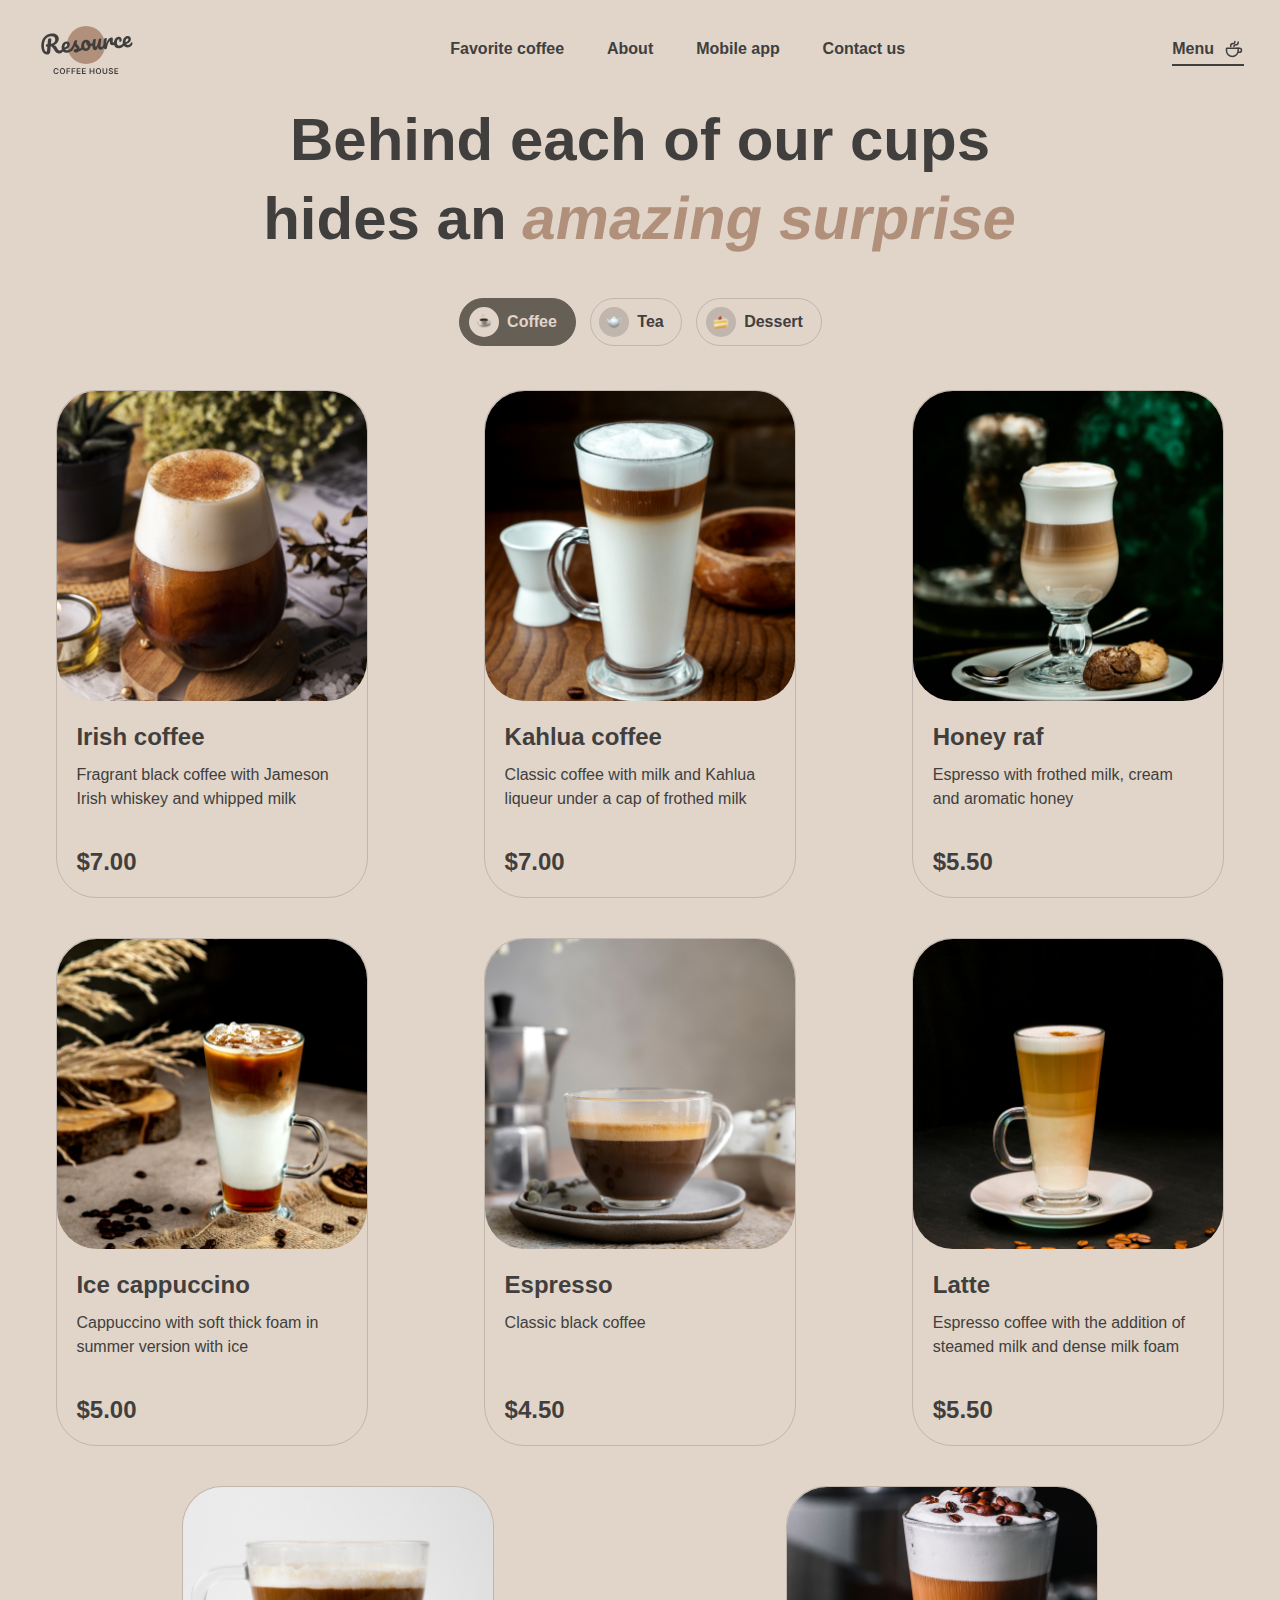
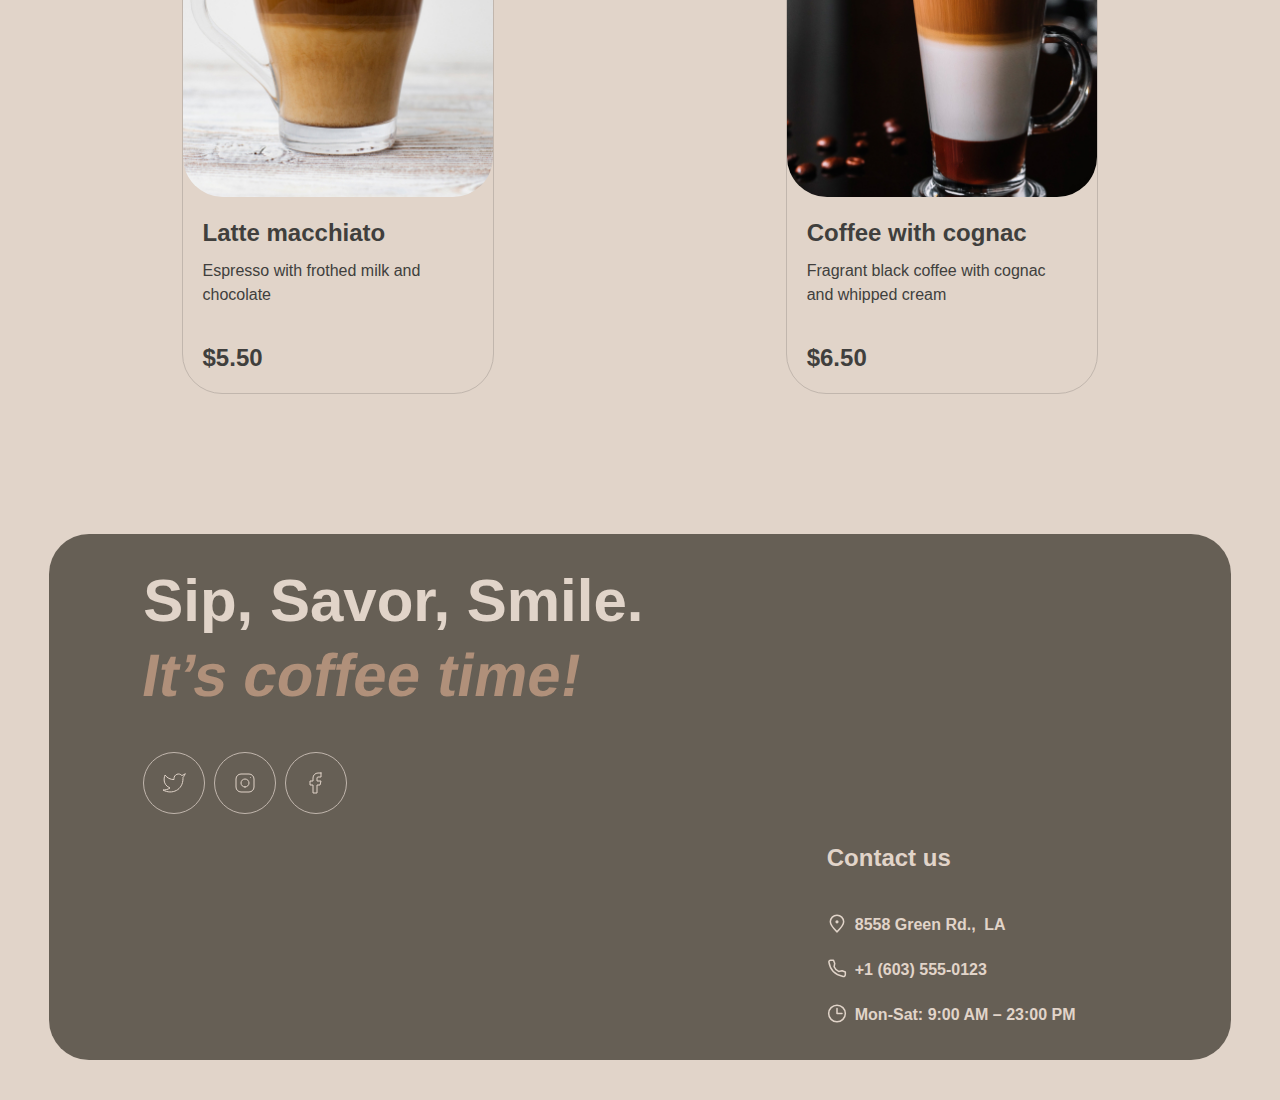
<file: menu/menu.html>
<!DOCTYPE html>
<html lang="en">
<head>
	<meta charset="UTF-8">
	<meta name="viewport" content="width=device-width, initial-scale=1.0">
	<title>Menu - Coffee House</title>
	<link rel="https://fonts.googleapis.com/css2?family=Inter:wght@400;600&display=swap">
	<link rel="stylesheet" href="menu.css">
</head>
<body>
<div class="wrapper">
	<header>
		<a href="../index.html" class="logo"></a>
		<div class="burgermenu_icon">
			<div class="burger_dashes">
				<svg
					xmlns="http://www.w3.org/2000/svg"
					width="18"
					height="2"
					viewBox="0 0 18 2"
					fill="none"
				>
					<path
						d="M1 1H17"
						stroke="#403F3D"
						stroke-width="1.5"
						stroke-linecap="round"
						stroke-linejoin="round"
					/>
				</svg>
				<svg
					xmlns="http://www.w3.org/2000/svg"
					width="18"
					height="2"
					viewBox="0 0 18 2"
					fill="none"
				>
					<path
						d="M1 1H17"
						stroke="#403F3D"
						stroke-width="1.5"
						stroke-linecap="round"
						stroke-linejoin="round"
					/>
				</svg>
			</div>
		</div>
		<div class="navigation">
			<nav>
				<ul>
					<li class="burger_link">
						<a href="../index.html/#favourites">Favorite coffee</a>
					</li>
					<li class="burger_link"><a href="../index.html/#about">About</a></li>
					<li class="burger_link"><a href="../index.html/#apps">Mobile app</a></li>
					<li class="burger_link">
						<a href="#menu_contacts">Contact us</a>
					</li>
				</ul>
			</nav>
			<div class="menu">Menu<span></span></div>
		</div>
	</header>
	<div class="menu_section">
		<h1>
			Behind each of our cups hides an <span>amazing</span>
			<span>surprise</span>
		</h1>
		<div class="menu_selector">
			<div class="selector_coffee selector_option selector_active">
				<div class="selector_icon"></div>
				<p>Coffee</p>
			</div>
			<div class="selector_tea selector_option">
				<div class="selector_icon"></div>
				<p>Tea</p>
			</div>
			<div class="selector_dessert selector_option">
				<div class="selector_icon"></div>
				<p>Dessert</p>
			</div>
		</div>

		<div class="modalBackdrop">
			<div class="modalMenu">
				<div class="modalBlockLeft">
					<div class="modalPhoto"></div>
				</div>
				<div class="modalBlockRight">
					<div class="modalText">
						<h3 class="modalTitle"></h3>
						<p class="modalDescription"></p>
					</div>
					<div class="modalSize modalSelectorBlock">
						<p class="modalSelectorTitle">Size</p>
						<div class="modalSelectorBox">
							<div class="modalSelectorItem" id="modalSizeS">
								<span class="modalSpan"></span>
							</div>
							<div class="modalSelectorItem" id="modalSizeM">
								<span class="modalSpan"></span>
							</div>
							<div class="modalSelectorItem" id="modalSizeL">
								<span class="modalSpan"></span>
							</div>
						</div>
					</div>
					<div class="modalAdditives modalSelectorBlock">
						<p class="modalSelectorTitle">Additives</p>
						<div class="modalSelectorBox">
							<div class="modalSelectorItem" id="modalAdditive1">
								<span class="modalSpan"></span>
							</div>
							<div class="modalSelectorItem" id="modalAdditive2">
								<span class="modalSpan"></span>
							</div>
							<div class="modalSelectorItem" id="modalAdditive3">
								<span class="modalSpan"></span>
							</div>
						</div>
					</div>
					<div class="modalTotal">
						<p>Total:</p>
						<p class="modalTotalPrice">$0.00</p>
					</div>
					<div class="modalAlertBlock">
                <span class="modalAlertSpan">
                  <svg
										width="16"
										height="16"
										viewBox="0 0 16 16"
										fill="none"
										xmlns="http://www.w3.org/2000/svg"
									>
                    <g clip-path="url(#clip0_268_12877)">
                      <path
												d="M8 7.66663V11"
												stroke="#403F3D"
												stroke-linecap="round"
												stroke-linejoin="round"
											/>
                      <path
												d="M8 5.00667L8.00667 4.99926"
												stroke="#403F3D"
												stroke-linecap="round"
												stroke-linejoin="round"
											/>
                      <path
												d="M7.99967 14.6667C11.6816 14.6667 14.6663 11.6819 14.6663 8.00004C14.6663 4.31814 11.6816 1.33337 7.99967 1.33337C4.31778 1.33337 1.33301 4.31814 1.33301 8.00004C1.33301 11.6819 4.31778 14.6667 7.99967 14.6667Z"
												stroke="#403F3D"
												stroke-linecap="round"
												stroke-linejoin="round"
											/>
                    </g>
                    <defs>
                      <clipPath id="clip0_268_12877">
                        <rect width="16" height="16" fill="white"/>
                      </clipPath>
                    </defs>
                  </svg>
                </span>
						<p class="modalAlert">
							The cost is not final. Download our mobile app to see the
							final price and place your order. Earn loyalty points and
							enjoy your favorite coffee with up to 20% discount.
						</p>
					</div>
					<button class="modalCloseBtn">Close</button>
				</div>
			</div>
		</div>

		<div class="menu_gallery">
			<div class="gallery_coffee gallery">
				<div class="option coffee_option" id="coffee1">
					<div class="option_img"></div>
					<div class="option_text">
						<p class="option_title">Irish coffee</p>
						<p class="option_description">
							Fragrant black coffee with Jameson Irish whiskey and whipped
							milk
						</p>
						<p class="option_price">$7.00</p>
					</div>
				</div>
				<div class="option coffee_option" id="coffee2">
					<div class="option_img"></div>
					<div class="option_text">
						<p class="option_title">Kahlua coffee</p>
						<p class="option_description">
							Classic coffee with milk and Kahlua liqueur under a cap of
							frothed milk
						</p>
						<p class="option_price">$7.00</p>
					</div>
				</div>
				<div class="option coffee_option" id="coffee3">
					<div class="option_img"></div>
					<div class="option_text">
						<p class="option_title">Honey raf</p>
						<p class="option_description">
							Espresso with frothed milk, cream and aromatic honey
						</p>
						<p class="option_price">$5.50</p>
					</div>
				</div>
				<div class="option coffee_option" id="coffee4">
					<div class="option_img"></div>
					<div class="option_text">
						<p class="option_title">Ice cappuccino</p>
						<p class="option_description">
							Cappuccino with soft thick foam in summer version with ice
						</p>
						<p class="option_price">$5.00</p>
					</div>
				</div>

				<div class="option coffee_option" id="coffee5">
					<div class="option_img"></div>
					<div class="option_text">
						<p class="option_title">Espresso</p>
						<p class="option_description">Classic black coffee</p>
						<p class="option_price">$4.50</p>
					</div>
				</div>
				<div class="option coffee_option" id="coffee6">
					<div class="option_img"></div>
					<div class="option_text">
						<p class="option_title">Latte</p>
						<p class="option_description">
							Espresso coffee with the addition of steamed milk and dense
							milk foam
						</p>
						<p class="option_price">$5.50</p>
					</div>
				</div>
				<div class="option coffee_option" id="coffee7">
					<div class="option_img"></div>
					<div class="option_text">
						<p class="option_title">Latte macchiato</p>
						<p class="option_description">
							Espresso with frothed milk and chocolate
						</p>
						<p class="option_price">$5.50</p>
					</div>
				</div>
				<div class="option coffee_option" id="coffee8">
					<div class="option_img"></div>
					<div class="option_text">
						<p class="option_title">Coffee with cognac</p>
						<p class="option_description">
							Fragrant black coffee with cognac and whipped cream
						</p>
						<p class="option_price">$6.50</p>
					</div>
				</div>

				<div class="arrow_box" id="coffee_box">
					<div class="arrow" id="coffee_option">
						<svg
							xmlns="http://www.w3.org/2000/svg"
							width="24"
							height="24"
							viewBox="0 0 24 24"
							fill="none"
						>
							<path
								d="M21.8883 13.5C21.1645 18.3113 17.013 22 12 22C6.47715 22 2 17.5228 2 12C2 6.47715 6.47715 2 12 2C16.1006 2 19.6248 4.46819 21.1679 8"
								stroke="#403F3D"
								stroke-linecap="round"
								stroke-linejoin="round"
							/>
							<path
								d="M17 8H21.4C21.7314 8 22 7.73137 22 7.4V3"
								stroke="#403F3D"
								stroke-linecap="round"
								stroke-linejoin="round"
							/>
						</svg>
					</div>
				</div>
			</div>

			<div class="gallery_tea gallery hide">
				<div class="option tea_option" id="tea1">
					<div class="option_img"></div>
					<div class="option_text">
						<p class="option_title">Moroccan</p>
						<p class="option_description">
							Fragrant black tea with the addition of tangerine, cinnamon,
							honey, lemon and mint
						</p>
						<p class="option_price">$4.50</p>
					</div>
				</div>
				<div class="option tea_option" id="tea2">
					<div class="option_img"></div>
					<div class="option_text">
						<p class="option_title">Ginger</p>
						<p class="option_description">
							Original black tea with fresh ginger, lemon and honey
						</p>
						<p class="option_price">$5.00</p>
					</div>
				</div>
				<div class="option tea_option" id="tea3">
					<div class="option_img"></div>
					<div class="option_text">
						<p class="option_title">Cranberry</p>
						<p class="option_description">
							Invigorating black tea with cranberry and honey
						</p>
						<p class="option_price">$5.00</p>
					</div>
				</div>
				<div class="option tea_option" id="tea4">
					<div class="option_img"></div>
					<div class="option_text">
						<p class="option_title">Sea buckthorn</p>
						<p class="option_description">
							Toning sweet black tea with sea buckthorn, fresh thyme and
							cinnamon
						</p>
						<p class="option_price">$5.50</p>
					</div>
				</div>
			</div>

			<div class="gallery_dessert gallery hide">
				<div class="option dessert_option" id="dessert1">
					<div class="option_img"></div>
					<div class="option_text">
						<p class="option_title">Marble cheesecake</p>
						<p class="option_description">
							Philadelphia cheese with lemon zest on a light sponge cake and
							red currant jam
						</p>
						<p class="option_price">$3.50</p>
					</div>
				</div>
				<div class="option dessert_option" id="dessert2">
					<div class="option_img"></div>
					<div class="option_text">
						<p class="option_title">Red velvet</p>
						<p class="option_description">
							Layer cake with cream cheese frosting
						</p>
						<p class="option_price">$4.00</p>
					</div>
				</div>
				<div class="option dessert_option" id="dessert3">
					<div class="option_img"></div>
					<div class="option_text">
						<p class="option_title">Cheesecakes</p>
						<p class="option_description">
							Soft cottage cheese pancakes with sour cream and fresh berries
							and sprinkled with powdered sugar
						</p>
						<p class="option_price">$4.50</p>
					</div>
				</div>
				<div class="option dessert_option" id="dessert4">
					<div class="option_img"></div>
					<div class="option_text">
						<p class="option_title">Creme brulee</p>
						<p class="option_description">
							Delicate creamy dessert in a caramel basket with wild berries
						</p>
						<p class="option_price">$4.00</p>
					</div>
				</div>

				<div class="option dessert_option" id="dessert5">
					<div class="option_img"></div>
					<div class="option_text">
						<p class="option_title">Pancakes</p>
						<p class="option_description">
							Tender pancakes with strawberry jam and fresh strawberries
						</p>
						<p class="option_price">$4.50</p>
					</div>
				</div>
				<div class="option dessert_option" id="dessert6">
					<div class="option_img"></div>
					<div class="option_text">
						<p class="option_title">Honey cake</p>
						<p class="option_description">
							Classic honey cake with delicate custard
						</p>
						<p class="option_price">$4.50</p>
					</div>
				</div>
				<div class="option dessert_option" id="dessert7">
					<div class="option_img"></div>
					<div class="option_text">
						<p class="option_title">Chocolate cake</p>
						<p class="option_description">
							Cake with hot chocolate filling and nuts with dried apricots
						</p>
						<p class="option_price">$5.50</p>
					</div>
				</div>
				<div class="option dessert_option" id="dessert8">
					<div class="option_img"></div>
					<div class="option_text">
						<p class="option_title">Black forest</p>
						<p class="option_description">
							Cake with hot chocolate filling and nuts with dried apricots
						</p>
						<p class="option_price">$6.50</p>
					</div>
				</div>

				<div class="arrow_box" id="dessert_box">
					<div class="arrow" id="dessert_option">
						<svg
							xmlns="http://www.w3.org/2000/svg"
							width="24"
							height="24"
							viewBox="0 0 24 24"
							fill="none"
						>
							<path
								d="M21.8883 13.5C21.1645 18.3113 17.013 22 12 22C6.47715 22 2 17.5228 2 12C2 6.47715 6.47715 2 12 2C16.1006 2 19.6248 4.46819 21.1679 8"
								stroke="#403F3D"
								stroke-linecap="round"
								stroke-linejoin="round"
							/>
							<path
								d="M17 8H21.4C21.7314 8 22 7.73137 22 7.4V3"
								stroke="#403F3D"
								stroke-linecap="round"
								stroke-linejoin="round"
							/>
						</svg>
					</div>
				</div>
			</div>
		</div>
	</div>

	<footer>
		<div class="social_media">
			<h2>
				Sip, Savor, Smile. <br class="br"/><span>It’s</span>
				<span>coffee</span>
				<span>time!</span>
			</h2>
			<div class="smm_btns">
				<a href="https://twitter.com" target="_blank">
					<svg
						xmlns="http://www.w3.org/2000/svg"
						width="24"
						height="24"
						viewBox="0 0 24 24"
						fill="none"
					>
						<path
							d="M23 3.01006C23 3.01006 20.9821 4.20217 19.86 4.54006C19.2577 3.84757 18.4573 3.35675 17.567 3.13398C16.6767 2.91122 15.7395 2.96725 14.8821 3.29451C14.0247 3.62177 13.2884 4.20446 12.773 4.96377C12.2575 5.72309 11.9877 6.62239 12 7.54006V8.54006C10.2426 8.58562 8.50127 8.19587 6.93101 7.4055C5.36074 6.61513 4.01032 5.44869 3 4.01006C3 4.01006 -1 13.0101 8 17.0101C5.94053 18.408 3.48716 19.109 1 19.0101C10 24.0101 21 19.0101 21 7.51006C20.9991 7.23151 20.9723 6.95365 20.92 6.68006C21.9406 5.67355 23 3.01006 23 3.01006Z"
							stroke="#E1D4C9"
							stroke-linecap="round"
							stroke-linejoin="round"
						/>
					</svg>
				</a>
				<a href="https://www.instagram.com" target="_blank">
					<svg
						xmlns="http://www.w3.org/2000/svg"
						width="24"
						height="24"
						viewBox="0 0 24 24"
						fill="none"
					>
						<path
							d="M12 16C14.2091 16 16 14.2091 16 12C16 9.79086 14.2091 8 12 8C9.79086 8 8 9.79086 8 12C8 14.2091 9.79086 16 12 16Z"
							stroke="#E1D4C9"
							stroke-linecap="round"
							stroke-linejoin="round"
						/>
						<path
							d="M3 16V8C3 5.23858 5.23858 3 8 3H16C18.7614 3 21 5.23858 21 8V16C21 18.7614 18.7614 21 16 21H8C5.23858 21 3 18.7614 3 16Z"
							stroke="#E1D4C9"
						/>
						<path
							d="M17.5 6.51L17.51 6.49889"
							stroke="#E1D4C9"
							stroke-linecap="round"
							stroke-linejoin="round"
						/>
					</svg>
				</a>
				<a href="https://www.facebook.com" target="_blank">
					<svg
						xmlns="http://www.w3.org/2000/svg"
						width="24"
						height="24"
						viewBox="0 0 24 24"
						fill="none"
					>
						<path
							d="M17 2H14C12.6739 2 11.4021 2.52678 10.4645 3.46447C9.52678 4.40215 9 5.67392 9 7V10H6V14H9V22H13V14H16L17 10H13V7C13 6.73478 13.1054 6.48043 13.2929 6.29289C13.4804 6.10536 13.7348 6 14 6H17V2Z"
							stroke="#E1D4C9"
							stroke-linecap="round"
							stroke-linejoin="round"
						/>
					</svg>
				</a>
			</div>
		</div>
		<div class="contacts" id="menu_contacts">
			<p class="contacts_title">Contact us</p>
			<div class="contact_info">
				<a
					href="https://www.google.com/maps/@34.0484764,-118.2529827,3a,75y,214.9h,93.62t/data=!3m7!1e1!3m5!1syr-Wk1sqLpVJ5rGEiILqyQ!2e0!6shttps:%2F%2Fstreetviewpixels-pa.googleapis.com%2Fv1%2Fthumbnail%3Fpanoid%3Dyr-Wk1sqLpVJ5rGEiILqyQ%26cb_client%3Dmaps_sv.tactile.gps%26w%3D203%26h%3D100%26yaw%3D137.72922%26pitch%3D0%26thumbfov%3D100!7i16384!8i8192?entry=ttu"
					target="_blank"
					class="location"
				>8558 Green Rd., <span>LA</span></a
				>
				<a href="tel:+16035550123" class="phone_number"
				>+1 (603) 555-0123</a
				>
				<p class="work_time">Mon-Sat: 9:00 AM – 23:00 PM</p>
			</div>
		</div>
	</footer>
</div>
<script src="menu.js"></script>
</body>
</html>
</file>
<file: menu/menu.css>
:root {
    --text-dark: #403f3d;
    --text-light: #e1d4c9;
    --text-accent: #b0907a;
    --background-body: #e1d4c9;
    --background-container: #665f55;
    --background-backdrop: #403f3dcc;
    --border-light: #c1b6ad;
    --border-dark: #665f55;
}

*,
*::before,
*::after {
    margin: 0;
    padding: 0;
    border: 0;
    scroll-behavior: smooth;
    user-select: none;
    font-family: "Inter", sans-serif;
}

a {
    text-decoration: none;
    color: inherit;
}

ol,
ul {
    list-style: none;
}

body {
    display: flex;
    justify-content: center;
    align-items: center;
    margin: 0;
    background-color: var(--background-body);
}

.wrapper {
    width: 1440px;
    height: 2018px;
    display: flex;
    flex-direction: column;
    align-items: center;
}

header {
    width: 94.4%;
    height: 100px;
    display: flex;
    flex-direction: row;
    justify-content: space-between;
    align-items: center;
}

.logo {
    background-image: url("../media/logo.svg");
    width: 100px;
    height: 60px;
    background-size: 100%;
}

.navigation {
    display: flex;
    flex-direction: row;
    justify-content: space-between;
    align-items: center;
    width: 65.7%;
    font-weight: 600;
    color: var(--text-dark);
    padding-bottom: 2px;
}

.navigation > nav > ul > li {
    position: relative;
}

.navigation > nav > ul > li::after {
    content: " ";
    position: absolute;
    background-color: var(--text-dark);
    width: 100%;
    height: 2px;
    top: 23px;
    left: 50%;
    transform: translate(-50%, -50%);
    animation-name: hover-disappear;
    animation-duration: 555ms;
    visibility: hidden;
}

.navigation > nav > ul > li:hover::after {
    animation-name: hover-appear;
    animation-duration: 555ms;
    visibility: visible;
}

nav > ul {
    display: flex;
    flex-direction: row;
    justify-content: space-between;
    align-items: center;
    width: 455px;
}

.menu {
    width: 72px;
    height: 28px;
    display: flex;
    flex-direction: row;
    justify-content: space-between;
    font-size: 16px;
    align-items: center;
    position: relative;
}

.menu::after {
    content: " ";
    position: absolute;
    background-color: var(--text-dark);
    width: 100%;
    height: 2px;
    top: 30px;
    left: 50%;
    transform: translate(-50%, -50%);
    visibility: visible;
    animation: none;
}

.menu > span {
    background-image: url("../media/coffee-cup.svg");
    width: 20px;
    height: 20px;
    background-size: 100%;
    background-position: center;
    display: block;
    align-self: center;
}

.menu_section {
    width: 94.4%;
    height: 1385px;
    display: flex;
    justify-content: space-between;
    flex-direction: column;
    align-items: center;
}

h1 {
    font-size: 60px;
    font-weight: 600;
    line-height: 79px;
    color: var(--text-dark);
    width: 800px;
    text-align: center;
}

h1 > span,
h2 > span {
    color: var(--text-accent);
    transform: skew(170.2deg);
    display: inline-block;
}

.menu_selector {
    width: 363px;
    height: 52px;
    color: var(--text-dark);
    display: flex;
    justify-content: space-between;
}

.selector_coffee,
.selector_tea,
.selector_dessert {
    border-radius: 100px;
    border: 1px solid var(--border-light);
    font-size: 16px;
    font-weight: 600;
    cursor: pointer;
    height: 46px;
    display: flex;
    align-items: center;
    justify-content: center;
    transition: all 0.6s;
}

.selector_coffee:hover,
.selector_tea:hover,
.selector_dessert:hover {
    background-color: var(--background-container);
    border: 1px solid var(--background-container);
    color: var(--text-light);
}

.selector_icon {
    transition: background-color 0.8s;
}

.selector_coffee:hover > .selector_icon,
.selector_tea:hover > .selector_icon,
.selector_dessert:hover > .selector_icon {
    background-color: var(--background-body);
}

.selector_coffee {
    width: 115px;
}

.selector_tea {
    width: 90px;
}

.selector_dessert {
    width: 124px;
}

.selector_coffee > p,
.selector_tea > p,
.selector_dessert > p {
    padding-right: 16px;
}

.selector_icon {
    background-size: 54%;
    background-position: center;
    margin: 0 8px 0 8px;
    border-radius: 100px;
    background-repeat: no-repeat;
}

.selector_coffee > .selector_icon {
    background-image: url("../media/selector_coffee.svg");
}

.selector_tea > .selector_icon {
    background-image: url("../media/selector_tea.svg");
}

.selector_dessert > .selector_icon {
    background-image: url("../media/selector_dessert.svg");
}

.selector_icon {
    width: 30px;
    height: 30px;
    background-color: var(--border-light);
}

.selector_active {
    background-color: var(--background-container);
    border: 1px solid var(--background-container);
    color: var(--text-light);
    cursor: default;
}

.selector_active > .selector_icon {
    background-color: var(--background-body);
}

.menu_gallery {
    height: 1052px;
}

.gallery_coffee,
.gallery_tea,
.gallery_dessert {
    display: flex;
    flex-direction: row;
    flex-wrap: wrap;
    justify-content: space-between;
    align-content: space-between;
    width: 100%;
    height: 100%;
}

.option {
    width: 310px;
    height: 506px;
    border-radius: 40px;
    border: 1px solid var(--border-light);
    background-color: var(--background-body);
}

.option_img {
    width: 310px;
    height: 310px;
    border-radius: 40px;
    background-position: center;
    background-repeat: no-repeat;
    background-size: 109%;
    transition: background-size 0.7s;
}

.option:hover > .option_img {
    transition: background-size 0.7s;
    background-size: 100%;
}

.option_img {
    background-color: var(--border-light);
}

#coffee1 > .option_img {
    background-image: url("../media/coffee-1.png");
}

#coffee2 > .option_img {
    background-image: url("../media/coffee-2.png");
}

#coffee3 > .option_img {
    background-image: url("../media/coffee-3.png");
}

#coffee4 > .option_img {
    background-image: url("../media/coffee-4.png");
}

#coffee5 > .option_img {
    background-image: url("../media/coffee-5.jpg");
}

#coffee6 > .option_img {
    background-image: url("../media/coffee-6.jpg");
}

#coffee7 > .option_img {
    background-image: url("../media/coffee-7.jpg");
}

#coffee8 > .option_img {
    background-image: url("../media/coffee-8.jpg");
}

#tea1 > .option_img {
    background-image: url("../media/tea-1.jpg");
}

#tea2 > .option_img {
    background-image: url("../media/tea-2.jpg");
}

#tea3 > .option_img {
    background-image: url("../media/tea-3.jpg");
}

#tea4 > .option_img {
    background-image: url("../media/tea-4.jpg");
}

#dessert1 > .option_img {
    background-image: url("../media/dessert-1.jpg");
}

#dessert2 > .option_img {
    background-image: url("../media/dessert-2.jpg");
}

#dessert3 > .option_img {
    background-image: url("../media/dessert-3.jpg");
}

#dessert4 > .option_img {
    background-image: url("../media/dessert-4.jpg");
}

#dessert5 > .option_img {
    background-image: url("../media/dessert-5.jpg");
}

#dessert6 > .option_img {
    background-image: url("../media/dessert-6.jpg");
}

#dessert7 > .option_img {
    background-image: url("../media/dessert-7.jpg");
}

#dessert8 > .option_img {
    background-image: url("../media/dessert-8.jpg");
}

.option_text {
    display: flex;
    flex-direction: column;
    justify-content: flex-start;
    height: 164px;
    font-size: 24px;
    font-weight: 600;
    line-height: 30px;
    color: var(--text-dark);
    margin: 12px 0 0 19.6px;
}

.option_title {
    margin-top: 8.5px;
}

.option_description {
    font-size: 16px;
    font-weight: 400;
    line-height: 24px;
    width: 270px;
    margin-top: 11.5px;
    flex-grow: 1;
}

@keyframes menu-dissapear {
    0% {
        opacity: 1;
    }
    100% {
        opacity: 0;
    }
}

@keyframes menu-appear {
    0% {
        opacity: 0;
    }
    100% {
        opacity: 1;
    }
}

.gallery {
    animation-name: menu-appear;
    animation-duration: 0.6s;
    animation-fill-mode: forwards;
}

.hide-animation {
    animation-name: menu-dissapear;
    animation-duration: 0.6s;
    animation-fill-mode: forwards;
}

.hide {
    display: none;
}

@keyframes hover-appear {
    0% {
        width: 0%;
        opacity: 0;
    }

    100% {
        width: 100%;
        opacity: 1;
    }
}

@keyframes hover-disappear {
    0% {
        width: 100%;
        opacity: 1;
        visibility: visible;
    }

    100% {
        width: 0%;
        opacity: 0;
    }
}

footer {
    width: 94.4%;
    height: 467px;
    background-color: var(--background-container);
    margin: 100px 0 40px 0;
    border-radius: 40px;
    display: flex;
    flex-direction: row;
    justify-content: space-evenly;
    align-items: center;
    color: var(--text-light);
}

.social_media {
    display: flex;
    flex-direction: column;
    justify-content: space-between;
    height: 250px;
}

.social_media > h2 {
    font-size: 60px;
    font-weight: 600;
    line-height: 74.5px;
}

.social_media,
.contacts {
    width: 530px;
}

.smm_btns {
    width: 204px;
    display: flex;
    justify-content: space-between;
}

.smm_btns > a {
    width: 60px;
    height: 60px;
    border-radius: 50%;
    background-color: transparent;
    border: 1px solid var(--border-light);
    cursor: pointer;
    transition: background-color 0.6s, border 0.6s, stroke 0.6s;
    display: flex;
    align-items: center;
    justify-content: center;
}

.smm_btns > a:hover {
    background-color: var(--background-body);
    border: 1px solid var(--background-body);
}

.smm_btns > a > svg > path {
    transition: stroke 0.6s;
}

.smm_btns > a:hover > svg > path {
    stroke: var(--text-dark);
}

.contacts {
    height: 186px;
    display: flex;
    flex-direction: column;
    justify-content: space-between;
}

.contacts_title {
    font-size: 24px;
    font-weight: 600;
}

.contact_info {
    font-size: 16px;
    font-weight: 600;
    height: 116px;
    display: flex;
    flex-direction: column;
    justify-content: space-between;
}

.location,
.phone_number,
.work_time {
    padding-left: 28px;
    padding-right: 2.5px;
    position: relative;
    width: fit-content;
}

.location {
    margin-top: 1.9px;
}

.work_time {
    margin-bottom: 6px;
}

.location > span {
    padding-left: 4px;
    padding-top: 0.4px;
}

.location::before,
.phone_number::before,
.work_time::before {
    content: " ";
    position: absolute;
    width: 20px;
    height: 20px;
    top: -3px;
    left: 0;
}

.location::before {
    background: url("../media/pin-alt.svg");
}

.phone_number::before {
    background: url("../media/phone.svg");
}

.work_time::before {
    background: url("../media/clock.svg");
}

.location,
.phone_number {
    position: relative;
    display: inline;
}

.location::after,
.phone_number::after {
    content: " ";
    position: absolute;
    background-color: var(--text-light);
    width: 100%;
    height: 2px;
    top: 25px;
    left: 50%;
    transform: translate(-50%, -50%);
    animation-name: hover-disappear;
    animation-duration: 555ms;
    visibility: hidden;
}

.location:hover::after,
.phone_number:hover::after {
    animation-name: hover-appear;
    animation-duration: 555ms;
    visibility: visible;
}

.burgermenu_icon,
.arrow_box {
    display: none;
}

html::-webkit-scrollbar {
    display: none;
}

html {
    -ms-overflow-style: none;
    scrollbar-width: none;
}

.no-scroll {
    overflow: hidden;
}

.modalBackdrop {
    width: 100vw;
    height: 100vh;
    background-color: rgba(64, 63, 61, 0.8);
    /*display: flex;*/
    flex-direction: row;
    align-items: center;
    justify-content: center;
    /*position: absolute;*/
    z-index: 3;
    transition: opacity 1s;
    left: 0;
    top: 0;
    position: fixed;
    display: none;
}

.modalMenu {
    width: 768px;
    height: 472px;
    display: flex;
    justify-content: space-between;
    background-color: var(--background-body);
    border-radius: 40px;
    padding: 16px;
}

.modalBlockLeft {
    width: 40.5%;
    height: 100%;
}

.modalBlockRight {
    width: 57%;
    height: 100%;
    display: flex;
    flex-direction: column;
    justify-content: space-between;
    color: var(--text-dark);
}

.modalPhoto {
    width: 311px;
    height: 311px;
    border-radius: 40px;
    background-color: var(--border-light);
    background-size: 109%;
    background-position: center;
}

.modalText {
    height: 90px;
    display: flex;
    flex-direction: column;
    justify-content: space-between;
}

.modalTitle {
    font-size: 24px;
    line-height: 30px;
    padding-top: 1px;
}

.modalDescription {
    font-size: 16px;
    line-height: 24px;
}

.modalSelectorBlock {
    height: 78.5px;
    display: flex;
    flex-direction: column;
    justify-content: space-between;
}

.modalSelectorTitle {
    margin-top: 3px;
}

.modalSelectorBox {
    display: flex;
    flex-direction: row;
    gap: 8px;
}

.modalSelectorItem {
    padding: 7px;
    padding-right: 15px;
    letter-spacing: 0.35px;
    border-radius: 100px;
    display: flex;
    align-items: center;
    border: 1px solid var(--border-light);
    cursor: pointer;
}

.modalSelectorItem,
.modalSelectorItem > .modalSpan,
.modalCloseBtn {
    transition: all 0.4s;
}

.modalSelectorItem:hover {
    color: var(--text-light);
    background-color: var(--background-container);
    border: 1px solid var(--background-container);
}

.modalSelectorItem:hover > .modalSpan {
    color: var(--text-dark);
    background-color: var(--background-body);
}

.modalActive {
    color: var(--text-light);
    background-color: var(--background-container);
    border: 1px solid var(--background-container);
}

.modalActive > .modalSpan {
    color: var(--text-dark);
    background-color: var(--background-body);
}

.modalSpan {
    width: 30px;
    height: 30px;
    margin-right: 8px;
    border-radius: 100px;
    display: flex;
    align-items: center;
    justify-content: center;
    font-weight: 600;
    background-color: var(--border-light);
}

.modalTotal {
    display: flex;
    flex-direction: row;
    justify-content: space-between;
    font-size: 24px;
    font-weight: 600;
    line-height: 30px;
}

.modalAlertBlock {
    height: 52px;
    font-size: 10px;
    display: flex;
    align-items: center;
    position: relative;
}

.modalAlertBlock::after {
    content: "";
    width: 100%;
    height: 1px;
    background-color: var(--border-light);
    position: absolute;
    top: 0;
}

.modalAlertSpan {
    width: 16px;
    height: 16px;
    margin-bottom: 12px;
}

.modalAlert {
    padding-left: 8px;
    padding-top: 2px;
    line-height: 14px;
    letter-spacing: 0.09px;
}

.modalCloseBtn {
    height: 44px;
    font-size: 16px;
    border-radius: 100px;
    border: 1px solid var(--border-dark);
    background-color: transparent;
    color: inherit;
}

.modalCloseBtn:hover {
    cursor: pointer;
    background-color: var(--background-container);
    border: 1px solid var(--background-container);
    color: var(--text-light);
}

@media only screen and (max-width: 1420px) {
    .option {
        margin-left: 20px;
        margin-right: 20px;
        margin-bottom: 40px;
    }

    .wrapper,
    .menu_section,
    .menu_gallery {
        height: fit-content;
    }

    #coffee7,
    #coffee8,
    #dessert7,
    #dessert8 {
        margin-right: auto;
        margin-left: auto;
    }

    .menu_selector {
        margin-top: 40px;
        margin-bottom: 40px;
    }
}

@media only screen and (max-width: 1300px) {
    footer {
        width: 92.4%;
        height: 526px;
        flex-direction: column;
    }

    .social_media {
        width: 530px;
        align-self: flex-start;
        margin-left: 8%;
    }

    .contacts {
        align-self: flex-end;
        margin-right: 8%;
        width: 310px;
    }
}

@media only screen and (max-width: 1125px) {
    .option {
        margin-left: 25px;
        margin-right: 25px;
        margin-bottom: 40px;
    }

    h1 {
        line-height: 75px;
        width: 688px;
    }

    .menu_selector {
        margin-top: 40px;
    }

    .menu_gallery {
        margin-top: 37px;
    }

    #coffee7,
    #coffee8,
    #dessert7,
    #dessert8 {
        margin-left: 25px;
        margin-right: 25px;
        margin-bottom: 40px;
    }

    .gallery_coffee,
    .gallery_tea,
    .gallery_dessert {
        justify-content: space-around;
    }
}

@media only screen and (max-width: 900px) {
    .navigation {
        width: 77%;
    }

    .modalMenu {
        width: 85.4%;
        height: 593px;
    }

    .modalBlockRight {
        width: 49.7%;
    }

    .modalSelectorBlock {
        height: 129px;
    }

    .modalSelectorTitle {
        margin-top: -0.9px;
    }

    .modalTotal {
        margin-top: -7px;
    }

    .modalAlert {
        margin-top: -4px;
    }

    .modalSelectorBlock {
        margin-top: -4px;
    }

    .modalMenu {
        height: fit-content;
    }

    .modalText {
        height: unset;
    }

    .modalSelectorTitle {
        margin-top: 26.1px;
    }

    .modalDescription {
        margin-top: 12px;
        height: fit-content;
    }

    .modalSelectorBox {
        flex-wrap: wrap;
        z-index: 3;
        gap: 9px;
        margin-top: 10px;
    }

    .modalAdditives > .modalSelectorTitle {
        margin-top: 52px;
    }

    .modalTotal {
        margin-top: 74px;
    }

    .modalAlert {
        margin-top: 52px;
    }

    .modalAlertSpan {
        margin-top: 26px;
        margin-bottom: 0;
    }

    .modalCloseBtn {
        margin-top: 52px;
    }

    .modalAlertBlock::after {
        top: 19px;
    }
}

@media only screen and (max-width: 768px) {
    * {
        -webkit-tap-highlight-color: transparent;
    }

    header {
        width: 90.4%;
    }

    .navigation {
        display: none;
        height: 100vh;
        width: 100vw;
        background-color: var(--background-body);
        flex-direction: column;
        z-index: 5;
        margin: 0 !important;
    }

    .header_active {
        display: flex;
        flex-direction: row;
        flex-wrap: wrap;
    }

    .navigation > nav > ul {
        flex-direction: column;
        margin-top: 161px;
        height: 340px;
        font-size: 32px;
    }

    .menu {
        font-size: 32px;
        width: 143px;
        height: 40px;
        margin-bottom: 900px;
    }

    .menu > span {
        width: 40px;
        height: 40px;
    }

    .burgermenu_icon {
        z-index: 6;
    }

    .burger_dashes > svg {
        transition: transform 0.3s ease-in-out;
    }

    .burger_active > .burger_dashes > svg:nth-child(1) {
        transform-origin: left;
        transform: rotate(-45deg) translateX(-5.6px) translateY(9.3px);
    }

    .burger_active > .burger_dashes > svg:nth-child(2) {
        transform-origin: right;
        transform: rotate(45deg) translateX(0px) translateY(3.5px);
    }

    .logo {
        z-index: 6;
        height: 100%;
        background-repeat: no-repeat;
        background-position: center;
    }

    .burgermenu_icon {
        width: 43px;
        height: 43px;
        border-radius: 100%;
        border: 1px solid var(--border-dark);
        display: flex;
        align-items: center;
        justify-content: center;
        margin-right: -0.6px;
    }

    .burger_dashes {
        width: 16px;
        height: 9.7px;
        display: flex;
        flex-direction: column;
        justify-content: space-between;
        margin-right: 1.6px;
    }

    .navigation > nav > ul > li::after,
    .menu::after {
        display: none;
    }

    .no-scroll {
        overflow: hidden;
    }

    @keyframes burgerAppear {
        0% {
            transform: translateX(100vw);
        }
        100% {
            transform: translateX(0);
        }
    }
    @keyframes burgerDisappear {
        0% {
            transform: translateX(0);
        }
        100% {
            transform: translateX(100vw);
        }
    }

    .removeBurger {
        display: flex;
        animation-name: burgerDisappear;
        animation-duration: 1.5s;
        position: fixed;
        top: 0;
    }

    .nav_active {
        transform: translateX(0);
        display: flex;
        animation-name: burgerAppear;
        animation-duration: 1.5s;
        position: fixed;
        top: 0;
        left: 0;
    }

    html::-webkit-scrollbar {
        display: none;
    }

    html {
        -ms-overflow-style: none;
        scrollbar-width: none;
    }

    .menu_gallery {
        display: flex;
        justify-content: center;
    }

    .gallery_coffee,
    .gallery_tea,
    .gallery_dessert {
        width: 91.4%;
        justify-content: space-between;
    }

    .option {
        margin-left: 0;
        margin-right: 0;
        margin-bottom: 38.4px;
    }

    .menu_gallery {
        margin-top: -6px;
    }

    .wrapper {
        height: fit-content;
    }

    .menu_gallery,
    .menu_section {
        height: fit-content;
    }

    footer {
        width: 90.4%;
        height: 736px;
        margin-top: 103px;
    }

    .social_media,
    .contacts {
        margin-left: 60px;
    }

    .contacts {
        align-self: flex-start;
        margin-left: 60px;
    }

    .btn_left:hover,
    .btn_right:hover {
        background: none;
        cursor: default;
    }

    .location:hover,
    .phone_number:hover {
        cursor: default;
    }

    .location::after,
    .phone_number::after {
        background: none;
    }

    .logo:hover {
        cursor: default;
    }

    .selector_coffee:hover,
    .selector_tea:hover,
    .selector_dessert:hover {
        cursor: default;
        background: none;
        border: 1px solid var(--border-light);
        color: var(--text-dark);
    }

    .selector_coffee:hover > .selector_icon,
    .selector_tea:hover > .selector_icon,
    .selector_dessert:hover > .selector_icon {
        background-color: var(--border-light);
    }

    .selector_active:hover {
        color: var(--text-light);
        background-color: var(--background-container);
        border: 1px solid var(--background-container);
    }

    .selector_active:hover > .selector_icon {
        background-color: var(--background-body);
    }

    .smm_btns > a:hover {
        background: none;
        border: 1px solid var(--border-light);
        cursor: default;
    }

    .smm_btns > a:hover > svg > path {
        stroke: var(--text-light);
    }

    .option:hover > .option_img {
        background-size: 109%;
    }

    .contact_info > a {
        cursor: default;
    }

    #coffee5,
    #coffee6,
    #coffee7,
    #coffee8,
    #dessert5,
    #dessert6,
    #dessert7,
    #dessert8 {
        display: none;
        margin-left: 0;
        margin-right: 0;
    }

    .arrow_box {
        width: 100%;
        display: flex;
        align-items: center;
        justify-content: center;
        height: 57px;
    }

    .arrow {
        width: 59px;
        height: 59px;
        margin-right: -0.7px;
        display: flex;
        align-items: center;
        justify-content: center;
        border: 1px solid var(--border-dark);
        border-radius: 100%;
    }

    .modalSelectorItem:hover {
        color: var(--text-dark);
        border: 1px solid var(--border-light);
        background: transparent;
        cursor: default;
    }

    .modalSelectorItem:hover > .modalSpan {
        background-color: var(--border-light);
    }

    .modalActive:hover {
        color: var(--text-light);
        background-color: var(--background-container);
        border: 1px solid var(--background-container);
        cursor: default;
    }

    .modalActive:hover > .modalSpan {
        color: var(--text-dark);
        background-color: var(--background-body);
    }
}

@media only screen and (max-width: 760px) {
    header {
        width: 92.3%;
    }
}

@media only screen and (max-width: 740px) {
    .gallery_coffee,
    .gallery_tea,
    .gallery_dessert {
        justify-content: center;
    }

    .menu_gallery {
        width: 94.4%;
    }

    #coffee2,
    #coffee4,
    #tea2,
    #tea4,
    #dessert2,
    #dessert4 {
        margin-left: auto;
    }

    #coffee1,
    #coffee3,
    #tea1,
    #tea3,
    #dessert1,
    #dessert3 {
        margin-right: auto;
    }

    h1 {
        font-size: 2.3rem;
        line-height: 2.8rem;
        width: fit-content;
    }

    footer {
        width: 91.7%;
        height: 526px;
    }

    .social_media > h2 {
        font-size: 32px;
    }

    .social_media,
    .contacts {
        width: 278px;
        margin: auto;
    }

    .social_media,
    .contacts {
        margin-left: 15.8px;
        margin-top: 59.3px;
    }

    .social_media {
        margin-bottom: 60px;
    }

    .contacts {
        margin-top: -20px;
    }

    .social_media > h2 {
        line-height: 39.8px;
        width: 318px;
    }

    .br {
        display: none;
    }

    .social_media {
        height: 179.9px;
    }

    .modalBlockLeft {
        display: none;
    }

    .modalBlockRight {
        width: 100%;
    }

    .modalMenu {
        width: 81.4%;
    }
}

@media only screen and (max-width: 380px) {
    header {
        width: 91.4%;
    }

    h1 {
        width: 348px;
        font-size: 32px;
        line-height: 40px;
    }

    .menu_section {
        width: 89.5%;
    }

    .menu_selector {
        width: 345px;
    }

    .selector_coffee,
    .selector_tea,
    .selector_dessert {
        height: 45px;
    }
}
</file>
